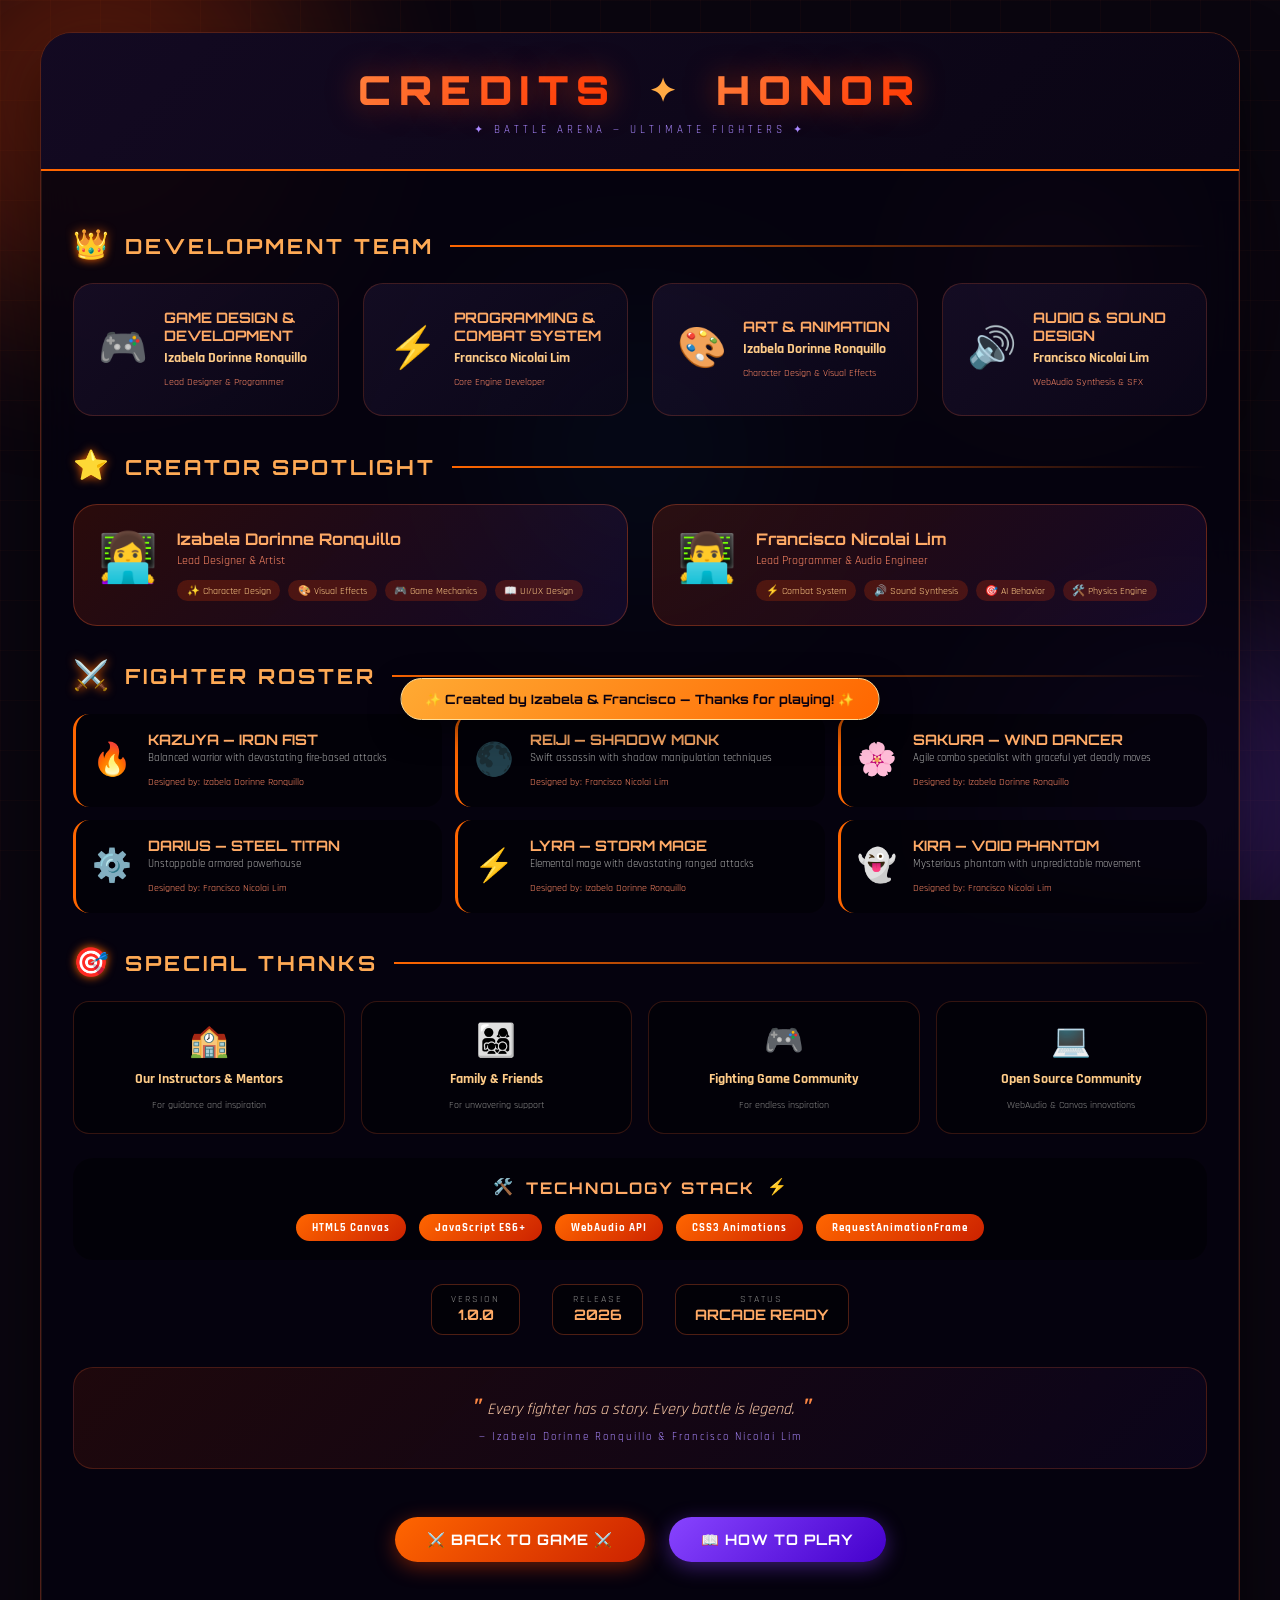
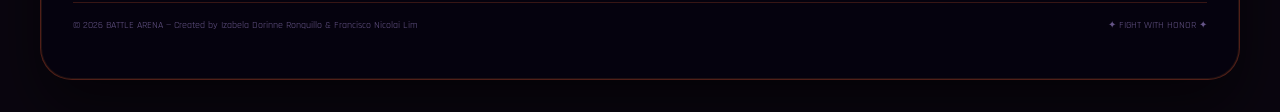
<file: Assets/Index/credits.html>
<!DOCTYPE html>
<html lang="en">
<head>
  <meta charset="UTF-8">
  <meta name="viewport" content="width=device-width, initial-scale=1.0, user-scalable=yes">
  <title>BATTLE ARENA — CREDITS</title>
  <link rel="stylesheet" href="../CSS/credits.css">
  <link href="https://fonts.googleapis.com/css2?family=Orbitron:wght@400;700;900&family=Rajdhani:wght@300;400;600;700&display=swap" rel="stylesheet">
</head>
<body>
  <!-- Animated background -->
  <div class="bg-animation">
    <div class="grid-overlay"></div>
    <div class="glow-orb orb1"></div>
    <div class="glow-orb orb2"></div>
    <div class="glow-orb orb3"></div>
    <div class="glow-orb orb4"></div>
  </div>

  <div class="credits-container">
    <div class="credits">
      <!-- Header -->
      <div class="header">
        <div class="vs-divider">
          <span class="vs-left">CREDITS</span>
          <span class="vs-center">✦</span>
          <span class="vs-right">HONOR</span>
        </div>
        <div class="header-stats">
          <span>✦ BATTLE ARENA — ULTIMATE FIGHTERS ✦</span>
        </div>
      </div>

      <div class="content">
        <!-- Main Credits Section -->
        <div class="credits-section">
          <div class="section-title">
            <div class="title-icon">👑</div>
            <h2>DEVELOPMENT TEAM</h2>
            <div class="title-line"></div>
          </div>

          <div class="credits-grid">
            <div class="credit-card">
              <div class="credit-icon">🎮</div>
              <div class="credit-info">
                <h3>GAME DESIGN & DEVELOPMENT</h3>
                <p>Izabela Dorinne Ronquillo</p>
                <span class="credit-role">Lead Designer & Programmer</span>
              </div>
            </div>
            <div class="credit-card">
              <div class="credit-icon">⚡</div>
              <div class="credit-info">
                <h3>PROGRAMMING & COMBAT SYSTEM</h3>
                <p>Francisco Nicolai Lim</p>
                <span class="credit-role">Core Engine Developer</span>
              </div>
            </div>
            <div class="credit-card">
              <div class="credit-icon">🎨</div>
              <div class="credit-info">
                <h3>ART & ANIMATION</h3>
                <p>Izabela Dorinne Ronquillo</p>
                <span class="credit-role">Character Design & Visual Effects</span>
              </div>
            </div>
            <div class="credit-card">
              <div class="credit-icon">🔊</div>
              <div class="credit-info">
                <h3>AUDIO & SOUND DESIGN</h3>
                <p>Francisco Nicolai Lim</p>
                <span class="credit-role">WebAudio Synthesis & SFX</span>
              </div>
            </div>
          </div>
        </div>

        <!-- Creator Spotlight -->
        <div class="credits-section">
          <div class="section-title">
            <div class="title-icon">⭐</div>
            <h2>CREATOR SPOTLIGHT</h2>
            <div class="title-line"></div>
          </div>

          <div class="creator-spotlight">
            <div class="creator-card">
              <div class="creator-avatar">👩‍💻</div>
              <div class="creator-details">
                <h3>Izabela Dorinne Ronquillo</h3>
                <p>Lead Designer & Artist</p>
                <div class="creator-bio">
                  <span>✨ Character Design</span>
                  <span>🎨 Visual Effects</span>
                  <span>🎮 Game Mechanics</span>
                  <span>📖 UI/UX Design</span>
                </div>
              </div>
            </div>
            <div class="creator-card">
              <div class="creator-avatar">👨‍💻</div>
              <div class="creator-details">
                <h3>Francisco Nicolai Lim</h3>
                <p>Lead Programmer & Audio Engineer</p>
                <div class="creator-bio">
                  <span>⚡ Combat System</span>
                  <span>🔊 Sound Synthesis</span>
                  <span>🎯 AI Behavior</span>
                  <span>🛠️ Physics Engine</span>
                </div>
              </div>
            </div>
          </div>
        </div>

        <!-- Character Design Section -->
        <div class="credits-section">
          <div class="section-title">
            <div class="title-icon">⚔️</div>
            <h2>FIGHTER ROSTER</h2>
            <div class="title-line"></div>
          </div>

          <div class="char-credits">
            <div class="char-credit-card">
              <div class="char-icon">🔥</div>
              <div class="char-details">
                <h4>KAZUYA — IRON FIST</h4>
                <p>Balanced warrior with devastating fire-based attacks</p>
                <span class="char-designer">Designed by: Izabela Dorinne Ronquillo</span>
              </div>
            </div>
            <div class="char-credit-card">
              <div class="char-icon">🌑</div>
              <div class="char-details">
                <h4>REIJI — SHADOW MONK</h4>
                <p>Swift assassin with shadow manipulation techniques</p>
                <span class="char-designer">Designed by: Francisco Nicolai Lim</span>
              </div>
            </div>
            <div class="char-credit-card">
              <div class="char-icon">🌸</div>
              <div class="char-details">
                <h4>SAKURA — WIND DANCER</h4>
                <p>Agile combo specialist with graceful yet deadly moves</p>
                <span class="char-designer">Designed by: Izabela Dorinne Ronquillo</span>
              </div>
            </div>
            <div class="char-credit-card">
              <div class="char-icon">⚙️</div>
              <div class="char-details">
                <h4>DARIUS — STEEL TITAN</h4>
                <p>Unstoppable armored powerhouse</p>
                <span class="char-designer">Designed by: Francisco Nicolai Lim</span>
              </div>
            </div>
            <div class="char-credit-card">
              <div class="char-icon">⚡</div>
              <div class="char-details">
                <h4>LYRA — STORM MAGE</h4>
                <p>Elemental mage with devastating ranged attacks</p>
                <span class="char-designer">Designed by: Izabela Dorinne Ronquillo</span>
              </div>
            </div>
            <div class="char-credit-card">
              <div class="char-icon">👻</div>
              <div class="char-details">
                <h4>KIRA — VOID PHANTOM</h4>
                <p>Mysterious phantom with unpredictable movement</p>
                <span class="char-designer">Designed by: Francisco Nicolai Lim</span>
              </div>
            </div>
          </div>
        </div>

        <!-- Special Thanks Section -->
        <div class="credits-section">
          <div class="section-title">
            <div class="title-icon">🎯</div>
            <h2>SPECIAL THANKS</h2>
            <div class="title-line"></div>
          </div>

          <div class="thanks-grid">
            <div class="thanks-card">
              <div class="thanks-icon">🏫</div>
              <p>Our Instructors & Mentors</p>
              <span>For guidance and inspiration</span>
            </div>
            <div class="thanks-card">
              <div class="thanks-icon">👨‍👩‍👧‍👦</div>
              <p>Family & Friends</p>
              <span>For unwavering support</span>
            </div>
            <div class="thanks-card">
              <div class="thanks-icon">🎮</div>
              <p>Fighting Game Community</p>
              <span>For endless inspiration</span>
            </div>
            <div class="thanks-card">
              <div class="thanks-icon">💻</div>
              <p>Open Source Community</p>
              <span>WebAudio & Canvas innovations</span>
            </div>
          </div>
        </div>

        <!-- Tech Stack Section -->
        <div class="tech-section">
          <div class="tech-header">
            <span>🛠️</span>
            <h3>TECHNOLOGY STACK</h3>
            <span>⚡</span>
          </div>
          <div class="tech-badges">
            <span class="tech-badge">HTML5 Canvas</span>
            <span class="tech-badge">JavaScript ES6+</span>
            <span class="tech-badge">WebAudio API</span>
            <span class="tech-badge">CSS3 Animations</span>
            <span class="tech-badge">RequestAnimationFrame</span>
          </div>
        </div>

        <!-- Version Info -->
        <div class="version-info">
          <div class="version-card">
            <span class="version-label">VERSION</span>
            <span class="version-number">1.0.0</span>
          </div>
          <div class="version-card">
            <span class="version-label">RELEASE</span>
            <span class="version-number">2026</span>
          </div>
          <div class="version-card">
            <span class="version-label">STATUS</span>
            <span class="version-number">ARCADE READY</span>
          </div>
        </div>

        <!-- Quote -->
        <div class="quote-section">
          <div class="quote-text">
            <span class="quote-mark">"</span>
            Every fighter has a story. Every battle is legend.
            <span class="quote-mark">"</span>
          </div>
          <div class="quote-author">— Izabela Dorinne Ronquillo & Francisco Nicolai Lim</div>
        </div>

        <!-- Navigation Buttons -->
        <div class="action-area">
          <button id="backToGameBtn" class="action-button back-button">
            <span class="btn-text">⚔️ BACK TO GAME ⚔️</span>
            <span class="btn-glow"></span>
          </button>
          <button id="howToPlayBtn" class="action-button htp-button">
            <span class="btn-text">📖 HOW TO PLAY</span>
            <span class="btn-glow"></span>
          </button>
        </div>

        <div class="footer">
          <span>© 2026 BATTLE ARENA — Created by Izabela Dorinne Ronquillo & Francisco Nicolai Lim</span>
          <span>✦ FIGHT WITH HONOR ✦</span>
        </div>
      </div>
    </div>
  </div>

  <script src="../Script/credits.js"></script>
</body>
</html>
</file>
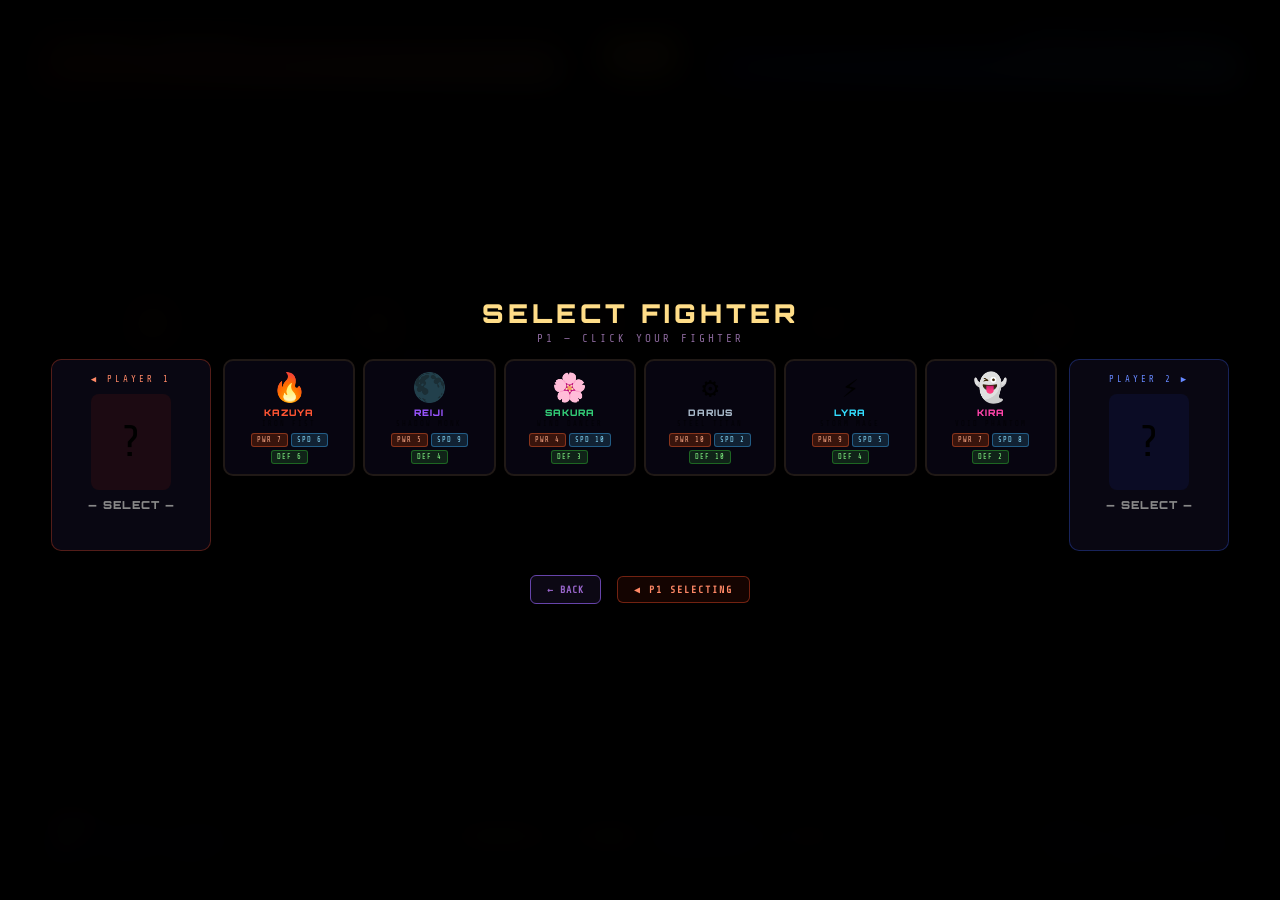
<file: Assets/Index/game.html>
<!DOCTYPE html>
<html lang="en">
<head>
    <meta charset="UTF-8">
    <meta name="viewport" content="width=device-width, initial-scale=1.0, user-scalable=yes, viewport-fit=cover">
    <title>BATTLE ARENA — FIGHT!</title>
    <link rel="stylesheet" href="../CSS/game.css">
    <style>
        /* Additional responsive overrides for game layout */
        @media (max-width: 768px) {
            #game-container {
                padding: 5px;
            }
            
            #wrap {
                gap: 5px;
            }
            
            #hud {
                gap: 5px;
                padding: 6px 10px;
            }
            
            .hp-track {
                height: 18px;
                min-width: 100px;
            }
            
            .sp-track {
                height: 5px;
            }
            
            .timer-box {
                font-size: 32px;
            }
            
            .fighter-name {
                font-size: 10px;
                letter-spacing: 1px;
            }
            
            .ctrl-block {
                font-size: 8px;
                padding: 4px 8px;
            }
            
            .ctrl-key {
                font-size: 8px;
                padding: 1px 4px;
            }
            
            button {
                padding: 4px 8px;
                font-size: 9px;
            }
            
            .score-pip {
                width: 12px;
                height: 12px;
            }
            
            .super-ready {
                font-size: 8px;
            }
            
            .sp-label {
                font-size: 8px;
            }
            
            .round-info {
                font-size: 9px;
            }
            
            #combo-log {
                font-size: 10px;
                min-height: 16px;
            }
        }
        
        @media (max-width: 550px) {
            #hud {
                grid-template-columns: 1fr 80px 1fr;
            }
            
            .hp-track {
                min-width: 70px;
                height: 14px;
            }
            
            .timer-box {
                font-size: 24px;
            }
            
            .fighter-name {
                font-size: 8px;
                white-space: normal;
                word-break: break-word;
                line-height: 1.2;
            }
            
            .ctrl-block {
                font-size: 7px;
            }
            
            .ctrl-key {
                font-size: 7px;
                padding: 1px 3px;
            }
            
            button {
                padding: 3px 6px;
                font-size: 8px;
            }
            
            #controls-row {
                grid-template-columns: 1fr;
                gap: 6px;
                text-align: center;
            }
            
            .ctrl-block {
                text-align: center !important;
            }
            
            #ctrl-center {
                order: -1;
                margin-bottom: 4px;
            }
            
            .score-pip {
                width: 10px;
                height: 10px;
            }
        }
        
        @media (max-width: 480px) {
            .hp-track {
                min-width: 55px;
                height: 12px;
            }
            
            .timer-box {
                font-size: 20px;
            }
            
            .fighter-name {
                font-size: 7px;
            }
            
            .super-ready, .sp-label {
                font-size: 7px;
            }
        }
        
        /* Landscape mode on mobile */
        @media (max-width: 900px) and (orientation: landscape) {
            body {
                padding: 5px;
            }
            
            #wrap {
                gap: 3px;
            }
            
            .fighter-name {
                font-size: 8px;
            }
            
            .timer-box {
                font-size: 28px;
            }
            
            .hp-track {
                height: 12px;
            }
            
            .ctrl-block {
                font-size: 7px;
                padding: 3px 6px;
            }
        }
        
        /* Touch device optimizations */
        @media (hover: none) and (pointer: coarse) {
            button, .ctrl-key, .cs-card, .fighter-card {
                cursor: pointer;
                -webkit-tap-highlight-color: transparent;
            }
            
            button:active {
                transform: scale(0.97);
            }
        }
    </style>
</head>
<body>
<div id="game-container">
    <div id="wrap">
        <div id="hud">
            <div class="hud-side left">
                <div class="fighter-name p1" id="p1-name-display">⚡ KAZUYA · IRON FIST</div>
                <div class="hp-track"><div class="hp-bar p1" id="hp1" style="width:100%"></div></div>
                <div class="sp-track"><div class="sp-bar p1" id="sp1" style="width:0%"></div></div>
                <div style="display:flex;justify-content:space-between;align-items:center;flex-wrap:wrap;gap:4px;">
                    <div class="sp-label p1">SUPER GAUGE</div>
                    <div class="super-ready p1" id="super1">⚡ READY</div>
                </div>
                <div class="score-row" id="score1"></div>
            </div>
            <div class="center-hud">
                <div class="timer-box" id="timer">60</div>
                <div class="round-info" id="round-label">ROUND 1</div>
                <div id="combo-log">· · ·</div>
            </div>
            <div class="hud-side right">
                <div class="fighter-name p2" id="p2-name-display">SHADOW MONK · REIJI 🌑</div>
                <div class="hp-track"><div class="hp-bar p2" id="hp2" style="width:100%"></div></div>
                <div class="sp-track"><div class="sp-bar p2" id="sp2" style="width:0%"></div></div>
                <div style="display:flex;justify-content:space-between;align-items:center;flex-wrap:wrap;gap:4px;">
                    <div class="super-ready p2" id="super2">READY ✦</div>
                    <div class="sp-label p2">SUPER GAUGE</div>
                </div>
                <div class="score-row" id="score2"></div>
            </div>
        </div>

        <canvas id="gc" width="1100" height="560"></canvas>

        <div id="controls-row">
            <div class="ctrl-block">
                <span id="p1-control-name">⚡ P1</span><br>
                <span class="ctrl-key">A</span><span class="ctrl-key">D</span> move &nbsp;
                <span class="ctrl-key">W</span> jump &nbsp;
                <span class="ctrl-key">S</span> block<br>
                <span class="ctrl-key">R</span> punch &nbsp;
                <span class="ctrl-key">T</span> kick &nbsp;
                <span class="ctrl-key">E</span> SUPER
            </div>
            <div id="ctrl-center">
                <button id="newbattle">⚡ NEW BATTLE</button>
                <button id="menu-btn">☰ MENU</button>
                <button id="ai-toggle">🤖 AI: ON</button>
                <button id="vol-btn">🔊 SFX</button>
            </div>
            <div class="ctrl-block" style="text-align:right">
                <span id="p2-control-name">🌀 P2</span><br>
                <span class="ctrl-key">←</span><span class="ctrl-key">→</span> move &nbsp;
                <span class="ctrl-key">↑</span> jump &nbsp;
                <span class="ctrl-key">↓</span> block<br>
                <span class="ctrl-key">O</span> punch &nbsp;
                <span class="ctrl-key">P</span> kick &nbsp;
                <span class="ctrl-key">[</span> SUPER
            </div>
        </div>
    </div>
</div>

<div id="notif"></div>
<div id="vol-indicator"></div>

<div id="char-select">
    <div class="cs-wrap">
        <div>
            <div class="cs-title">SELECT FIGHTER</div>
            <div class="cs-subtitle" id="cs-turn-label">P1 — CLICK YOUR FIGHTER</div>
        </div>
        <div class="cs-main">
            <div class="cs-preview p1-side" id="cs-p1-preview">
                <div class="cs-preview-label p1">◀ PLAYER 1</div>
                <div class="cs-char-portrait" id="cs-p1-portrait">?</div>
                <div class="cs-char-name" id="cs-p1-name">— SELECT —</div>
                <div class="cs-char-title" id="cs-p1-title"></div>
                <div class="cs-stats" id="cs-p1-stats"></div>
                <div class="cs-char-desc" id="cs-p1-desc"></div>
            </div>
            <div class="cs-grid" id="cs-grid"></div>
            <div class="cs-preview p2-side" id="cs-p2-preview">
                <div class="cs-preview-label p2">PLAYER 2 ▶</div>
                <div class="cs-char-portrait" id="cs-p2-portrait">?</div>
                <div class="cs-char-name" id="cs-p2-name">— SELECT —</div>
                <div class="cs-char-title" id="cs-p2-title"></div>
                <div class="cs-stats" id="cs-p2-stats"></div>
                <div class="cs-char-desc" id="cs-p2-desc"></div>
            </div>
        </div>
        <div class="cs-footer">
            <button class="cs-back-btn" id="cs-back-btn">← BACK</button>
            <div class="cs-select-turn p1" id="cs-turn-indicator">◀ P1 SELECTING</div>
            <button class="cs-fight-btn" id="cs-fight-btn">⚔ FIGHT!</button>
        </div>
    </div>
</div>

<script src="../Script/game.js"></script>
</body>
</html>
</file>
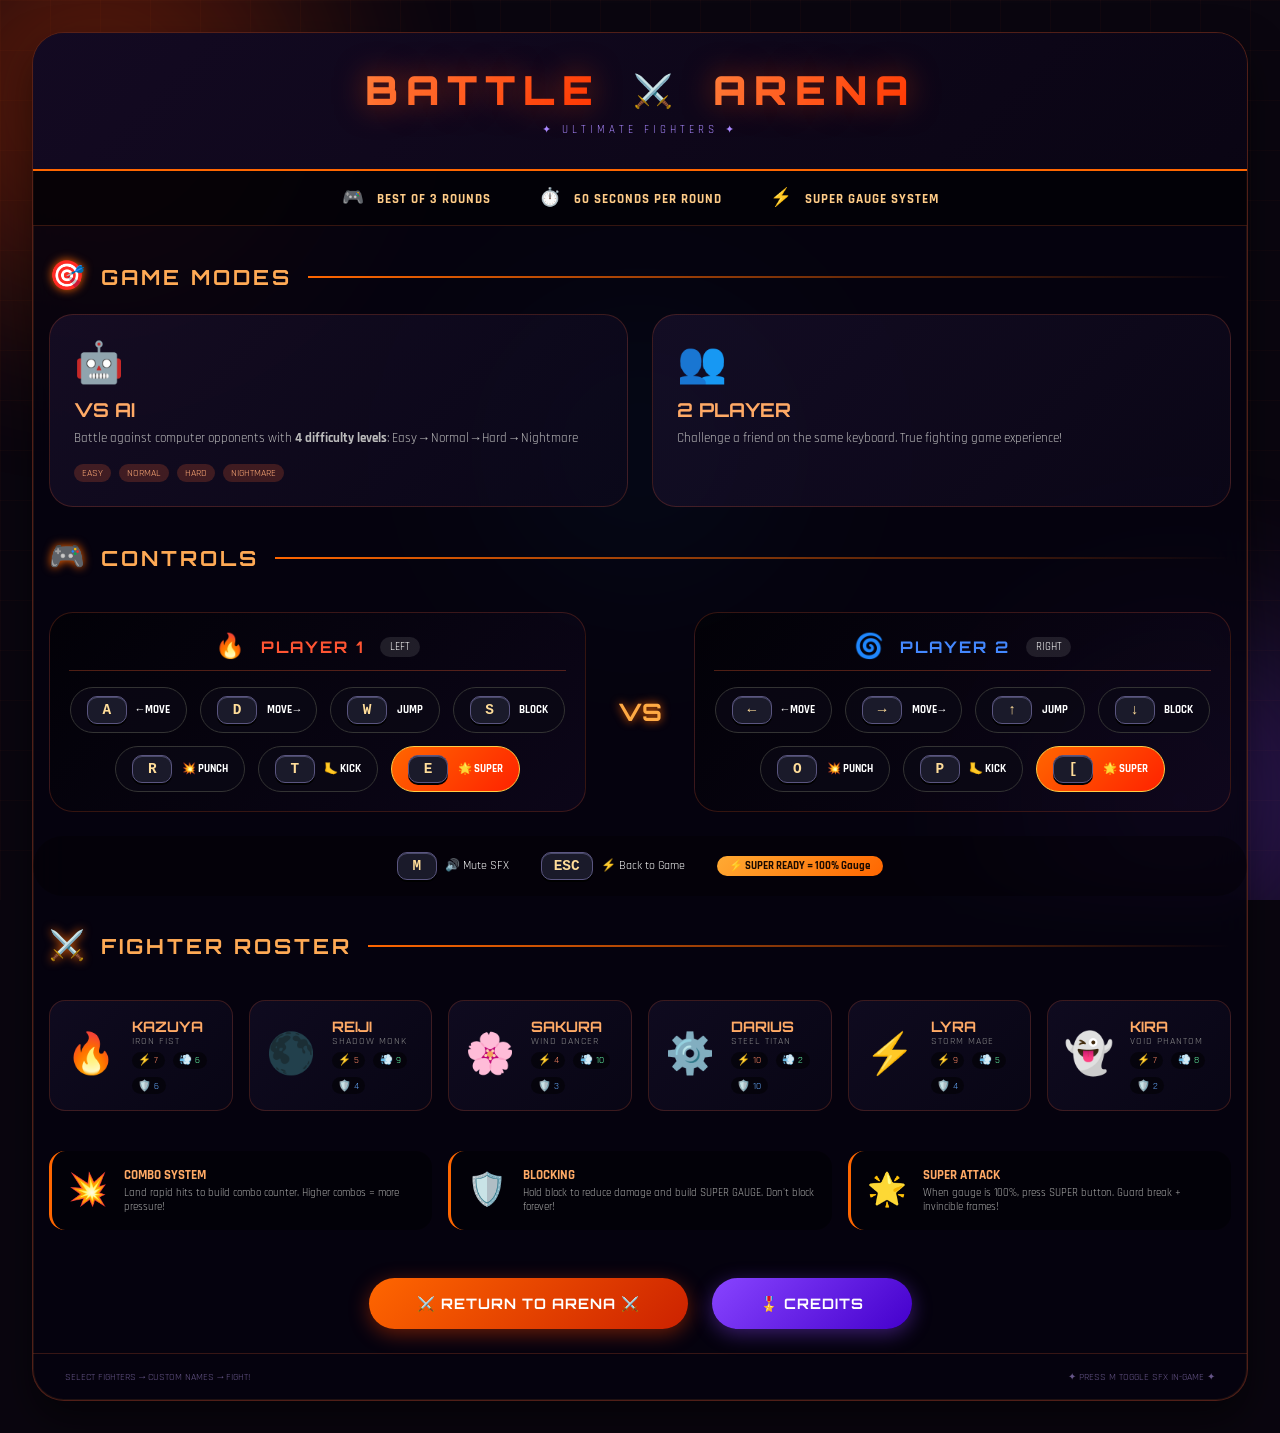
<file: Assets/Index/h2p.html>
<!DOCTYPE html>
<html lang="en">
<head>
  <meta charset="UTF-8">
  <meta name="viewport" content="width=device-width, initial-scale=1.0, user-scalable=yes, viewport-fit=cover">
  <title>BATTLE ARENA — HOW TO PLAY</title>
  <link rel="stylesheet" href="../CSS/h2p.css">
  <link href="https://fonts.googleapis.com/css2?family=Orbitron:wght@400;700;900&family=Rajdhani:wght@300;400;600;700&display=swap" rel="stylesheet">
</head>
<body>
  <!-- Animated background -->
  <div class="bg-animation">
    <div class="grid-overlay"></div>
    <div class="glow-orb orb1"></div>
    <div class="glow-orb orb2"></div>
    <div class="glow-orb orb3"></div>
    <div class="glow-orb orb4"></div>
  </div>

  <div class="guide-container">
    <div class="guide">
      <div class="header">
        <div class="vs-divider">
          <span class="vs-left">BATTLE</span>
          <span class="vs-center">⚔️</span>
          <span class="vs-right">ARENA</span>
        </div>
        <div class="header-stats">
          <span>✦ ULTIMATE FIGHTERS ✦</span>
        </div>
      </div>

      <div class="info-banner">
        <div class="info-item"><span>🎮</span> BEST OF 3 ROUNDS</div>
        <div class="info-item"><span>⏱️</span> 60 SECONDS PER ROUND</div>
        <div class="info-item"><span>⚡</span> SUPER GAUGE SYSTEM</div>
      </div>

      <div class="content">
        <div class="section-title">
          <div class="title-icon">🎯</div>
          <h2>GAME MODES</h2>
          <div class="title-line"></div>
        </div>
        <div class="modes-grid">
          <div class="mode-card mode-ai">
            <div class="mode-icon">🤖</div>
            <h3>VS AI</h3>
            <p>Battle against computer opponents with <strong>4 difficulty levels</strong>: Easy → Normal → Hard → Nightmare</p>
            <div class="difficulty-bar">
              <span>EASY</span><span>NORMAL</span><span>HARD</span><span>NIGHTMARE</span>
            </div>
          </div>
          <div class="mode-card mode-pvp">
            <div class="mode-icon">👥</div>
            <h3>2 PLAYER</h3>
            <p>Challenge a friend on the same keyboard. True fighting game experience!</p>
          </div>
        </div>

        <div class="section-title">
          <div class="title-icon">🎮</div>
          <h2>CONTROLS</h2>
          <div class="title-line"></div>
        </div>

        <div class="controls-wrapper">
          <div class="player-controls p1-controls">
            <div class="player-badge">
              <span class="player-icon">🔥</span>
              <span class="player-name">PLAYER 1</span>
              <span class="player-side">LEFT</span>
            </div>
            <div class="ctrl-group">
              <div class="ctrl-row">
                <div class="ctrl-btn"><kbd>A</kbd><span>← MOVE</span></div>
                <div class="ctrl-btn"><kbd>D</kbd><span>MOVE →</span></div>
                <div class="ctrl-btn"><kbd>W</kbd><span>JUMP</span></div>
                <div class="ctrl-btn"><kbd>S</kbd><span>BLOCK</span></div>
              </div>
              <div class="ctrl-row">
                <div class="ctrl-btn attack"><kbd>R</kbd><span>💥 PUNCH</span></div>
                <div class="ctrl-btn attack"><kbd>T</kbd><span>🦶 KICK</span></div>
                <div class="ctrl-btn super"><kbd>E</kbd><span>🌟 SUPER</span></div>
              </div>
            </div>
          </div>

          <div class="vs-divider-small">VS</div>

          <div class="player-controls p2-controls">
            <div class="player-badge">
              <span class="player-icon">🌀</span>
              <span class="player-name">PLAYER 2</span>
              <span class="player-side">RIGHT</span>
            </div>
            <div class="ctrl-group">
              <div class="ctrl-row">
                <div class="ctrl-btn"><kbd>←</kbd><span>← MOVE</span></div>
                <div class="ctrl-btn"><kbd>→</kbd><span>MOVE →</span></div>
                <div class="ctrl-btn"><kbd>↑</kbd><span>JUMP</span></div>
                <div class="ctrl-btn"><kbd>↓</kbd><span>BLOCK</span></div>
              </div>
              <div class="ctrl-row">
                <div class="ctrl-btn attack"><kbd>O</kbd><span>💥 PUNCH</span></div>
                <div class="ctrl-btn attack"><kbd>P</kbd><span>🦶 KICK</span></div>
                <div class="ctrl-btn super"><kbd>[</kbd><span>🌟 SUPER</span></div>
              </div>
            </div>
          </div>
        </div>

        <div class="global-controls">
          <div class="global-item"><kbd>M</kbd> <span>🔊 Mute SFX</span></div>
          <div class="global-item"><kbd>ESC</kbd> <span>⚡ Back to Game</span></div>
          <div class="global-item"><span class="badge-gold">⚡ SUPER READY = 100% Gauge</span></div>
        </div>

        <div class="section-title">
          <div class="title-icon">⚔️</div>
          <h2>FIGHTER ROSTER</h2>
          <div class="title-line"></div>
        </div>

        <div class="roster">
          <div class="fighter-card" data-fighter="kazuya">
            <div class="fighter-avatar">🔥</div>
            <div class="fighter-info">
              <div class="fighter-name">KAZUYA</div>
              <div class="fighter-title">IRON FIST</div>
              <div class="fighter-stats">
                <span class="stat pow">⚡ 7</span>
                <span class="stat spd">💨 6</span>
                <span class="stat def">🛡️ 6</span>
              </div>
            </div>
          </div>
          <div class="fighter-card" data-fighter="reiji">
            <div class="fighter-avatar">🌑</div>
            <div class="fighter-info">
              <div class="fighter-name">REIJI</div>
              <div class="fighter-title">SHADOW MONK</div>
              <div class="fighter-stats">
                <span class="stat pow">⚡ 5</span>
                <span class="stat spd">💨 9</span>
                <span class="stat def">🛡️ 4</span>
              </div>
            </div>
          </div>
          <div class="fighter-card" data-fighter="sakura">
            <div class="fighter-avatar">🌸</div>
            <div class="fighter-info">
              <div class="fighter-name">SAKURA</div>
              <div class="fighter-title">WIND DANCER</div>
              <div class="fighter-stats">
                <span class="stat pow">⚡ 4</span>
                <span class="stat spd">💨 10</span>
                <span class="stat def">🛡️ 3</span>
              </div>
            </div>
          </div>
          <div class="fighter-card" data-fighter="darius">
            <div class="fighter-avatar">⚙️</div>
            <div class="fighter-info">
              <div class="fighter-name">DARIUS</div>
              <div class="fighter-title">STEEL TITAN</div>
              <div class="fighter-stats">
                <span class="stat pow">⚡ 10</span>
                <span class="stat spd">💨 2</span>
                <span class="stat def">🛡️ 10</span>
              </div>
            </div>
          </div>
          <div class="fighter-card" data-fighter="lyra">
            <div class="fighter-avatar">⚡</div>
            <div class="fighter-info">
              <div class="fighter-name">LYRA</div>
              <div class="fighter-title">STORM MAGE</div>
              <div class="fighter-stats">
                <span class="stat pow">⚡ 9</span>
                <span class="stat spd">💨 5</span>
                <span class="stat def">🛡️ 4</span>
              </div>
            </div>
          </div>
          <div class="fighter-card" data-fighter="kira">
            <div class="fighter-avatar">👻</div>
            <div class="fighter-info">
              <div class="fighter-name">KIRA</div>
              <div class="fighter-title">VOID PHANTOM</div>
              <div class="fighter-stats">
                <span class="stat pow">⚡ 7</span>
                <span class="stat spd">💨 8</span>
                <span class="stat def">🛡️ 2</span>
              </div>
            </div>
          </div>
        </div>

        <div class="tips-section">
          <div class="tip-card">
            <div class="tip-icon">💥</div>
            <div class="tip-content">
              <h4>COMBO SYSTEM</h4>
              <p>Land rapid hits to build combo counter. Higher combos = more pressure!</p>
            </div>
          </div>
          <div class="tip-card">
            <div class="tip-icon">🛡️</div>
            <div class="tip-content">
              <h4>BLOCKING</h4>
              <p>Hold block to reduce damage and build SUPER GAUGE. Don't block forever!</p>
            </div>
          </div>
          <div class="tip-card">
            <div class="tip-icon">🌟</div>
            <div class="tip-content">
              <h4>SUPER ATTACK</h4>
              <p>When gauge is 100%, press SUPER button. Guard break + invincible frames!</p>
            </div>
          </div>
        </div>

        <div class="action-area">
          <button id="vibeBtn" class="fight-button">
            <span class="btn-text">⚔️ RETURN TO ARENA ⚔️</span>
            <span class="btn-glow"></span>
          </button>
          <button id="creditsBtn" class="fight-button credits-button">
            <span class="btn-text">🎖️ CREDITS</span>
            <span class="btn-glow"></span>
          </button>
        </div>

        <div class="footer">
          <span>SELECT FIGHTERS → CUSTOM NAMES → FIGHT!</span>
          <span>✦ PRESS M TOGGLE SFX IN-GAME ✦</span>
        </div>
      </div>
    </div>
  </div>

  <script src="../Script/h2p.js"></script>
</body>
</html>
</file>
<file: Assets/CSS/credits.css>
* {
  margin: 0;
  padding: 0;
  box-sizing: border-box;
}

body {
  font-family: 'Rajdhani', 'Share Tech Mono', monospace;
  background: #0a060f;
  min-height: 100vh;
  display: flex;
  align-items: center;
  justify-content: center;
  padding: 2rem;
  position: relative;
  overflow-x: hidden;
}

/* ========== ANIMATED BACKGROUND ========== */
.bg-animation {
  position: fixed;
  top: 0;
  left: 0;
  width: 100%;
  height: 100%;
  z-index: 0;
  overflow: hidden;
}

.grid-overlay {
  position: absolute;
  width: 100%;
  height: 100%;
  background-image: 
    linear-gradient(rgba(255, 100, 50, 0.03) 1px, transparent 1px),
    linear-gradient(90deg, rgba(255, 100, 50, 0.03) 1px, transparent 1px);
  background-size: 50px 50px;
}

.glow-orb {
  position: absolute;
  border-radius: 50%;
  filter: blur(80px);
  opacity: 0.4;
  animation: float 20s infinite ease-in-out;
}

.orb1 {
  width: 500px;
  height: 500px;
  background: radial-gradient(circle, #ff4400, transparent);
  top: -150px;
  left: -150px;
}

.orb2 {
  width: 400px;
  height: 400px;
  background: radial-gradient(circle, #8844ff, transparent);
  bottom: -100px;
  right: -100px;
  animation-delay: -5s;
}

.orb3 {
  width: 300px;
  height: 300px;
  background: radial-gradient(circle, #00aaff, transparent);
  top: 50%;
  left: 50%;
  transform: translate(-50%, -50%);
  animation-duration: 15s;
}

.orb4 {
  width: 200px;
  height: 200px;
  background: radial-gradient(circle, #ff66cc, transparent);
  top: 20%;
  right: 10%;
  animation-duration: 12s;
  animation-delay: -3s;
}

@keyframes float {
  0%, 100% { transform: translate(0, 0) scale(1); }
  33% { transform: translate(30px, -30px) scale(1.1); }
  66% { transform: translate(-20px, 20px) scale(0.9); }
}

/* ========== MAIN CONTAINER ========== */
.credits-container {
  position: relative;
  z-index: 1;
  width: 100%;
  max-width: 1200px;
}

.credits {
  background: rgba(5, 3, 15, 0.85);
  backdrop-filter: blur(20px);
  border-radius: 32px;
  border: 1px solid rgba(255, 100, 50, 0.3);
  overflow: hidden;
  box-shadow: 0 30px 60px rgba(0, 0, 0, 0.5), 0 0 0 1px rgba(255, 150, 50, 0.1) inset;
}

/* ========== HEADER ========== */
.header {
  background: linear-gradient(135deg, rgba(20, 10, 35, 0.95), rgba(10, 5, 20, 0.95));
  padding: 2rem;
  text-align: center;
  border-bottom: 2px solid #ff6600;
  position: relative;
}

.vs-divider {
  display: flex;
  align-items: center;
  justify-content: center;
  gap: 2rem;
  font-family: 'Orbitron', monospace;
  font-size: 2.5rem;
  font-weight: 900;
  letter-spacing: 8px;
}

.vs-left, .vs-right {
  background: linear-gradient(135deg, #ff8844, #ff3300);
  -webkit-background-clip: text;
  background-clip: text;
  color: transparent;
  text-shadow: 0 0 30px rgba(255, 68, 0, 0.5);
}

.vs-center {
  font-size: 2rem;
  color: #ffaa44;
  animation: pulse 1.5s infinite;
}

@keyframes pulse {
  0%, 100% { opacity: 0.6; transform: scale(1); }
  50% { opacity: 1; transform: scale(1.1); }
}

.header-stats {
  margin-top: 0.5rem;
  font-size: 0.7rem;
  letter-spacing: 4px;
  color: #aa88ff;
}

/* ========== CONTENT ========== */
.content {
  padding: 1.5rem 2rem 2rem;
}

/* ========== SECTION TITLES ========== */
.section-title {
  display: flex;
  align-items: center;
  gap: 1rem;
  margin: 2rem 0 1.2rem 0;
}

.title-icon {
  font-size: 1.8rem;
  filter: drop-shadow(0 0 5px #ff6600);
}

.section-title h2 {
  font-family: 'Orbitron', monospace;
  font-size: 1.3rem;
  letter-spacing: 3px;
  color: #ffaa55;
}

.title-line {
  flex: 1;
  height: 2px;
  background: linear-gradient(90deg, #ff6600, transparent);
}

/* ========== CREDITS GRID ========== */
.credits-grid {
  display: grid;
  grid-template-columns: repeat(auto-fit, minmax(250px, 1fr));
  gap: 1.5rem;
  margin-bottom: 1rem;
}

.credit-card {
  background: linear-gradient(135deg, rgba(30, 20, 50, 0.6), rgba(15, 10, 30, 0.6));
  border-radius: 20px;
  padding: 1.5rem;
  display: flex;
  align-items: center;
  gap: 1rem;
  border: 1px solid rgba(255, 100, 50, 0.2);
  transition: all 0.3s ease;
}

.credit-card:hover {
  transform: translateY(-5px);
  border-color: #ff8844;
  box-shadow: 0 10px 30px rgba(255, 68, 0, 0.2);
}

.credit-icon {
  font-size: 2.5rem;
}

.credit-info h3 {
  font-family: 'Orbitron', monospace;
  font-size: 0.9rem;
  color: #ffaa66;
  margin-bottom: 0.3rem;
}

.credit-info p {
  font-size: 0.85rem;
  font-weight: bold;
  color: #ffcc88;
  margin-bottom: 0.2rem;
}

.credit-role {
  font-size: 0.65rem;
  color: #ff8866;
  display: inline-block;
  margin-top: 0.3rem;
}

/* ========== CREATOR SPOTLIGHT ========== */
.creator-spotlight {
  display: grid;
  grid-template-columns: repeat(2, 1fr);
  gap: 1.5rem;
  margin-bottom: 1rem;
}

.creator-card {
  background: linear-gradient(135deg, rgba(255, 68, 0, 0.15), rgba(136, 68, 255, 0.1));
  border-radius: 24px;
  padding: 1.5rem;
  display: flex;
  gap: 1.2rem;
  border: 1px solid rgba(255, 100, 50, 0.3);
  transition: all 0.3s;
}

.creator-card:hover {
  transform: translateY(-5px);
  border-color: #ff8844;
  box-shadow: 0 10px 30px rgba(255, 68, 0, 0.2);
}

.creator-avatar {
  font-size: 3rem;
}

.creator-details h3 {
  font-family: 'Orbitron', monospace;
  font-size: 1rem;
  color: #ffaa66;
  margin-bottom: 0.2rem;
}

.creator-details > p {
  font-size: 0.75rem;
  color: #ff8866;
  margin-bottom: 0.8rem;
}

.creator-bio {
  display: flex;
  flex-wrap: wrap;
  gap: 0.5rem;
}

.creator-bio span {
  background: rgba(255, 68, 0, 0.2);
  padding: 0.2rem 0.6rem;
  border-radius: 20px;
  font-size: 0.65rem;
  color: #ffcc88;
}

/* ========== CHARACTER CREDITS ========== */
.char-credits {
  display: grid;
  grid-template-columns: repeat(auto-fit, minmax(280px, 1fr));
  gap: 0.8rem;
}

.char-credit-card {
  background: rgba(0, 0, 0, 0.4);
  border-radius: 16px;
  padding: 1rem;
  display: flex;
  align-items: center;
  gap: 1rem;
  border-left: 3px solid #ff6600;
  transition: all 0.3s;
}

.char-credit-card:hover {
  background: rgba(255, 68, 0, 0.1);
  transform: translateX(5px);
}

.char-icon {
  font-size: 2rem;
}

.char-details h4 {
  font-size: 0.9rem;
  color: #ffaa66;
  margin-bottom: 0.2rem;
  font-family: 'Orbitron', monospace;
}

.char-details p {
  font-size: 0.7rem;
  color: #aaa;
  margin-bottom: 0.3rem;
}

.char-designer {
  font-size: 0.6rem;
  color: #ff8866;
  display: inline-block;
}

/* ========== THANKS GRID ========== */
.thanks-grid {
  display: grid;
  grid-template-columns: repeat(auto-fit, minmax(200px, 1fr));
  gap: 1rem;
}

.thanks-card {
  background: rgba(0, 0, 0, 0.4);
  border-radius: 16px;
  padding: 1.2rem;
  text-align: center;
  border: 1px solid rgba(255, 100, 50, 0.2);
  transition: all 0.3s;
}

.thanks-card:hover {
  transform: translateY(-3px);
  border-color: #ff8844;
  background: rgba(255, 68, 0, 0.1);
}

.thanks-icon {
  font-size: 2rem;
  margin-bottom: 0.5rem;
}

.thanks-card p {
  font-size: 0.85rem;
  font-weight: bold;
  color: #ffcc88;
  margin-bottom: 0.3rem;
}

.thanks-card span {
  font-size: 0.65rem;
  color: #888;
}

/* ========== TECH SECTION ========== */
.tech-section {
  background: rgba(0, 0, 0, 0.4);
  border-radius: 20px;
  padding: 1.2rem;
  margin: 1.5rem 0;
  text-align: center;
}

.tech-header {
  display: flex;
  align-items: center;
  justify-content: center;
  gap: 0.8rem;
  margin-bottom: 1rem;
}

.tech-header h3 {
  font-family: 'Orbitron', monospace;
  font-size: 1rem;
  color: #ffaa66;
  letter-spacing: 2px;
}

.tech-badges {
  display: flex;
  flex-wrap: wrap;
  justify-content: center;
  gap: 0.8rem;
}

.tech-badge {
  background: linear-gradient(135deg, #ff6600, #cc2200);
  padding: 0.4rem 1rem;
  border-radius: 30px;
  font-size: 0.7rem;
  font-weight: bold;
  color: #fff;
  letter-spacing: 1px;
}

/* ========== VERSION INFO ========== */
.version-info {
  display: flex;
  justify-content: center;
  gap: 2rem;
  margin: 1.5rem 0;
  flex-wrap: wrap;
}

.version-card {
  background: rgba(0, 0, 0, 0.5);
  border-radius: 12px;
  padding: 0.5rem 1.2rem;
  text-align: center;
  border: 1px solid rgba(255, 100, 50, 0.3);
}

.version-label {
  font-size: 0.6rem;
  color: #888;
  letter-spacing: 2px;
  display: block;
}

.version-number {
  font-size: 0.9rem;
  font-weight: bold;
  color: #ffaa66;
  font-family: 'Orbitron', monospace;
}

/* ========== QUOTE SECTION ========== */
.quote-section {
  text-align: center;
  margin: 2rem 0;
  padding: 1.5rem;
  background: linear-gradient(135deg, rgba(255, 68, 0, 0.1), rgba(136, 68, 255, 0.05));
  border-radius: 20px;
  border: 1px solid rgba(255, 100, 50, 0.2);
}

.quote-text {
  font-size: 1rem;
  color: #ffccaa;
  font-style: italic;
  position: relative;
}

.quote-mark {
  font-size: 1.5rem;
  color: #ff8844;
  font-weight: bold;
  margin: 0 0.2rem;
}

.quote-author {
  margin-top: 0.5rem;
  font-size: 0.7rem;
  color: #aa88ff;
  letter-spacing: 2px;
}

/* ========== ACTION BUTTONS ========== */
.action-area {
  display: flex;
  justify-content: center;
  gap: 1.5rem;
  padding: 1rem 0;
  flex-wrap: wrap;
}

.action-button {
  position: relative;
  border: none;
  padding: 0.8rem 2rem;
  border-radius: 60px;
  cursor: pointer;
  overflow: hidden;
  transition: all 0.3s;
  font-family: 'Orbitron', monospace;
  font-weight: bold;
}

.back-button {
  background: linear-gradient(135deg, #ff6600, #cc2200);
  box-shadow: 0 5px 20px rgba(255, 68, 0, 0.4);
}

.htp-button {
  background: linear-gradient(135deg, #8844ff, #4400cc);
  box-shadow: 0 5px 20px rgba(136, 68, 255, 0.4);
}

.btn-text {
  font-size: 0.9rem;
  color: #fff;
  letter-spacing: 1px;
  position: relative;
  z-index: 1;
}

.btn-glow {
  position: absolute;
  top: 0;
  left: -100%;
  width: 100%;
  height: 100%;
  background: linear-gradient(90deg, transparent, rgba(255, 255, 255, 0.3), transparent);
  transition: left 0.5s;
}

.action-button:hover {
  transform: scale(1.05);
}

.back-button:hover {
  box-shadow: 0 0 30px #ff6600;
}

.htp-button:hover {
  box-shadow: 0 0 30px #8844ff;
}

.action-button:hover .btn-glow {
  left: 100%;
}

/* ========== FOOTER ========== */
.footer {
  display: flex;
  justify-content: space-between;
  padding: 1rem 0;
  margin-top: 1.5rem;
  font-size: 0.6rem;
  color: #665588;
  border-top: 1px solid rgba(255, 100, 50, 0.2);
  flex-wrap: wrap;
  gap: 0.5rem;
}

/* ========== RESPONSIVE ========== */
@media (max-width: 900px) {
  body { padding: 1rem; }
  .credits-grid { grid-template-columns: 1fr; }
  .creator-spotlight { grid-template-columns: 1fr; }
  .char-credits { grid-template-columns: 1fr; }
  .thanks-grid { grid-template-columns: repeat(2, 1fr); }
  .action-area { flex-direction: column; align-items: center; }
  .action-button { width: 80%; }
}

@media (max-width: 500px) {
  .thanks-grid { grid-template-columns: 1fr; }
  .version-info { gap: 1rem; }
  .vs-divider { font-size: 1.5rem; gap: 0.5rem; }
  .vs-left, .vs-right { font-size: 1.2rem; }
  .section-title h2 { font-size: 1rem; }
  .quote-text { font-size: 0.8rem; }
  .btn-text { font-size: 0.7rem; }
  .creator-card { flex-direction: column; text-align: center; align-items: center; }
  .creator-bio { justify-content: center; }
}
</file>
<file: Assets/CSS/game.css>
@import url('https://fonts.googleapis.com/css2?family=Rajdhani:wght@700&family=Orbitron:wght@700;900&family=Share+Tech+Mono&display=swap');

*, *::before, *::after {
    margin: 0;
    padding: 0;
    box-sizing: border-box;
    user-select: none;
}

:root {
    --p1: #ff4422;
    --p2: #4466ff;
    --gold: #ffcc44;
    --bg: #050508;
    --panel: rgba(8, 6, 16, 0.9);
    --border: rgba(255, 200, 80, 0.25);
}

body {
    background: var(--bg);
    display: flex;
    justify-content: center;
    align-items: center;
    min-height: 100vh;
    font-family: 'Share Tech Mono', monospace;
    overflow: hidden;
    position: fixed;
    width: 100%;
    height: 100%;
}

#game-container {
    position: fixed;
    top: 0;
    left: 0;
    width: 100%;
    height: 100%;
    display: flex;
    justify-content: center;
    align-items: center;
    padding: clamp(5px, 2vw, 10px);
}

#wrap {
    width: 100%;
    height: 100%;
    max-width: 1400px;
    max-height: 95vh;
    display: flex;
    flex-direction: column;
    justify-content: center;
    padding: clamp(5px, 1.5vw, 10px);
    gap: clamp(5px, 1.5vh, 10px);
}

/* ========== RESPONSIVE HUD ========== */
#hud {
    display: grid;
    grid-template-columns: 1fr clamp(80px, 15vw, 140px) 1fr;
    gap: clamp(5px, 1.5vw, 10px);
    align-items: center;
    margin-bottom: clamp(4px, 1vh, 8px);
    background: var(--panel);
    padding: clamp(6px, 1.5vh, 10px) clamp(10px, 2vw, 18px);
    border-radius: clamp(8px, 2vw, 12px);
    border: 1px solid var(--border);
}

.hud-side {
    display: flex;
    flex-direction: column;
    gap: clamp(3px, 1vh, 5px);
}

.hud-side.right {
    align-items: flex-end;
}

/* Fighter Name */
.fighter-name {
    font-family: 'Orbitron', monospace;
    font-size: clamp(8px, 1.8vw, 12px);
    font-weight: 900;
    letter-spacing: clamp(1px, 0.3vw, 1.5px);
    padding: clamp(2px, 0.8vh, 3px) clamp(6px, 1.5vw, 10px);
    border-radius: 20px;
    display: inline-block;
    white-space: nowrap;
}

@media (max-width: 550px) {
    .fighter-name {
        white-space: normal;
        word-break: break-word;
        line-height: 1.2;
    }
}

.fighter-name.p1 {
    color: #ffaa88;
    background: rgba(255, 60, 20, 0.15);
    border: 1px solid rgba(255, 80, 40, 0.4);
}

.fighter-name.p2 {
    color: #88aaff;
    background: rgba(40, 80, 255, 0.15);
    border: 1px solid rgba(60, 100, 255, 0.4);
}

/* HP Track */
.hp-track {
    height: clamp(12px, 2.5vh, 22px);
    background: #0d0d0d;
    border-radius: 4px;
    overflow: hidden;
    position: relative;
    border: 1px solid #2a2a2a;
    width: 100%;
    min-width: clamp(55px, 15vw, 180px);
}

.hp-bar {
    height: 100%;
    transition: width 0.06s ease-out;
    position: relative;
}

.hp-bar::after {
    content: '';
    position: absolute;
    top: 0;
    left: 0;
    right: 0;
    height: 40%;
    background: rgba(255, 255, 255, 0.12);
}

.hp-bar.p1 {
    background: linear-gradient(90deg, #cc2200, #ff6644, #ffaa66);
    box-shadow: 0 0 10px #ff4422;
}

.hp-bar.p2 {
    background: linear-gradient(90deg, #0022cc, #2266ff, #66aaff);
    box-shadow: 0 0 10px #2244ff;
}

/* SP / Super Gauge */
.sp-track {
    height: clamp(4px, 1vh, 6px);
    background: #0a0a0a;
    border-radius: 3px;
    overflow: hidden;
    border: 1px solid #222;
    width: 100%;
}

.sp-bar {
    height: 100%;
    transition: width 0.12s;
    border-radius: 3px;
}

.sp-bar.p1 {
    background: linear-gradient(90deg, #ff8800, #ffdd44);
}

.sp-bar.p2 {
    background: linear-gradient(90deg, #8800ff, #cc66ff);
}

.sp-label {
    font-size: clamp(7px, 1.5vw, 9px);
    letter-spacing: 1px;
    margin-top: 1px;
}

.sp-label.p1 {
    color: #ffaa44;
}

.sp-label.p2 {
    color: #aa66ff;
    text-align: right;
}

/* Center HUD */
.center-hud {
    text-align: center;
}

.timer-box {
    font-family: 'Orbitron', monospace;
    color: var(--gold);
    font-size: clamp(20px, 6vw, 44px);
    font-weight: 900;
    text-shadow: 0 0 16px #ff8800;
    line-height: 1;
}

.timer-box.low {
    color: #ff4444;
    text-shadow: 0 0 16px #ff0000;
    animation: pulse-red 0.5s infinite;
}

@keyframes pulse-red {
    0%, 100% { opacity: 1; }
    50% { opacity: 0.6; }
}

.round-info {
    font-size: clamp(8px, 1.8vw, 10px);
    color: #888;
    letter-spacing: 2px;
    margin-top: 2px;
}

.score-row {
    display: flex;
    gap: clamp(4px, 1.5vw, 8px);
    margin-top: 3px;
}

.score-pip {
    width: clamp(10px, 2vw, 16px);
    height: clamp(10px, 2vw, 16px);
    border-radius: 50%;
    border: 1px solid #333;
    transition: all 0.15s;
}

.score-pip.filled.p1 {
    background: var(--p1);
    box-shadow: 0 0 8px var(--p1);
    border-color: #ff8866;
}

.score-pip.filled.p2 {
    background: var(--p2);
    box-shadow: 0 0 8px var(--p2);
    border-color: #88aaff;
}

.super-ready {
    font-size: clamp(7px, 1.5vw, 9px);
    letter-spacing: 2px;
    font-weight: bold;
    opacity: 0;
    transition: opacity 0.3s;
    animation: super-flash 0.7s infinite;
}

.super-ready.visible {
    opacity: 1;
}

.super-ready.p1 {
    color: #ffdd44;
}

.super-ready.p2 {
    color: #cc88ff;
}

@keyframes super-flash {
    0%, 100% { opacity: 1; }
    50% { opacity: 0.3; }
}

/* Canvas */
canvas {
    display: block;
    width: 100%;
    height: auto;
    border-radius: 8px;
    box-shadow: 0 0 0 2px #1a1a1a, 0 0 40px rgba(0, 0, 0, 0.8);
    background: #000;
    cursor: none;
    max-height: 70vh;
    object-fit: contain;
}

/* Controls Row */
#controls-row {
    display: grid;
    grid-template-columns: 1fr auto 1fr;
    gap: clamp(5px, 1.5vw, 10px);
    margin-top: clamp(4px, 1vh, 8px);
    align-items: center;
    background: var(--panel);
    padding: clamp(5px, 1vh, 8px) clamp(8px, 1.5vw, 14px);
    border-radius: 8px;
    border: 1px solid var(--border);
}

.ctrl-block {
    font-size: clamp(7px, 1.8vw, 10px);
    color: #777;
    line-height: 1.9;
    background: rgba(15, 12, 25, 0.8);
    padding: clamp(4px, 1vh, 6px) clamp(6px, 1.5vw, 12px);
    border-radius: 6px;
}

.ctrl-block span {
    color: #ffcc66;
    font-weight: bold;
    letter-spacing: 1px;
}

.ctrl-key {
    display: inline-block;
    background: #1a1a2a;
    border: 1px solid #444;
    color: #ccc;
    padding: clamp(1px, 0.5vh, 1px) clamp(3px, 1vw, 5px);
    border-radius: 3px;
    font-size: clamp(7px, 1.5vw, 9px);
    margin: 0 1px;
}

#ctrl-center {
    text-align: center;
    display: flex;
    gap: clamp(5px, 1.5vw, 10px);
    justify-content: center;
    flex-wrap: wrap;
}

button {
    background: #0f0f1a;
    border: 1px solid #ffcc44;
    color: #ffcc44;
    padding: clamp(4px, 1vh, 7px) clamp(8px, 2vw, 16px);
    border-radius: 6px;
    font-size: clamp(8px, 1.8vw, 11px);
    font-family: 'Share Tech Mono', monospace;
    cursor: pointer;
    font-weight: bold;
    transition: all 0.12s;
    letter-spacing: 1px;
}

button:hover {
    background: #1a1a2a;
    box-shadow: 0 0 10px rgba(255, 200, 60, 0.4);
}

#ai-toggle {
    border-color: #8844ff;
    color: #8844ff;
}

#ai-toggle.on {
    background: #1a0a2a;
    border-color: #cc88ff;
    color: #ddaaff;
    box-shadow: 0 0 10px rgba(150, 80, 255, 0.4);
}

#combo-log {
    font-family: 'Orbitron', monospace;
    font-size: clamp(9px, 2vw, 12px);
    color: #ffaa44;
    text-align: center;
    min-height: clamp(16px, 3vh, 20px);
    letter-spacing: 2px;
    font-weight: bold;
    text-shadow: 0 0 6px #ff6600;
    transition: all 0.1s;
}

/* Notifications */
#notif, #vol-indicator {
    position: fixed;
    left: 50%;
    transform: translateX(-50%);
    z-index: 2000;
    pointer-events: none;
    font-family: 'Orbitron', monospace;
    background: rgba(0, 0, 0, 0.8);
    border-radius: 20px;
    border: 1px solid rgba(255, 200, 60, 0.3);
    text-align: center;
    transition: opacity 0.3s;
}

#notif {
    top: clamp(10px, 3vh, 20px);
    font-size: clamp(10px, 2vw, 13px);
    color: #ffcc44;
    letter-spacing: 2px;
    text-shadow: 0 0 8px #ff8800;
    padding: clamp(4px, 1vh, 6px) clamp(10px, 2.5vw, 18px);
    opacity: 0;
    white-space: nowrap;
}

@media (max-width: 550px) {
    #notif {
        white-space: normal;
        font-size: 10px;
        max-width: 90%;
        text-align: center;
    }
}

#vol-indicator {
    top: clamp(50px, 8vh, 60px);
    font-size: clamp(8px, 1.8vw, 10px);
    color: #aa88cc;
    letter-spacing: 1px;
    padding: clamp(3px, 0.8vh, 4px) clamp(8px, 2vw, 14px);
    opacity: 0;
}

/* ========== CHARACTER SELECT RESPONSIVE ========== */
#char-select {
    position: fixed;
    top: 0;
    left: 0;
    width: 100%;
    height: 100%;
    background: rgba(0, 0, 0, 0.97);
    backdrop-filter: blur(16px);
    z-index: 900;
    display: none;
    justify-content: center;
    align-items: center;
    font-family: 'Share Tech Mono', monospace;
    overflow-y: auto;
    padding: clamp(10px, 3vh, 20px);
}

#char-select.visible {
    display: flex !important;
}

.cs-wrap {
    width: 95%;
    max-width: 1200px;
    display: flex;
    flex-direction: column;
    gap: clamp(10px, 2vh, 14px);
    padding: clamp(10px, 2vh, 20px) 0;
}

.cs-title {
    font-family: 'Orbitron', monospace;
    text-align: center;
    font-size: clamp(18px, 5vw, 26px);
    font-weight: 900;
    color: #ffdd88;
    letter-spacing: clamp(2px, 1vw, 4px);
}

.cs-subtitle {
    text-align: center;
    font-size: clamp(9px, 2.5vw, 11px);
    color: #886699;
    letter-spacing: clamp(2px, 0.8vw, 3px);
    margin-top: 3px;
}

.cs-main {
    display: grid;
    grid-template-columns: minmax(100px, 160px) 1fr minmax(100px, 160px);
    gap: clamp(8px, 2vw, 12px);
    align-items: start;
}

@media (max-width: 700px) {
    .cs-main {
        grid-template-columns: 1fr;
        gap: 15px;
    }
    .cs-preview {
        flex-direction: row;
        flex-wrap: wrap;
        justify-content: center;
        text-align: center;
    }
}

.cs-preview {
    background: rgba(10, 8, 20, 0.9);
    border-radius: 10px;
    padding: clamp(10px, 2vh, 14px);
    display: flex;
    flex-direction: column;
    align-items: center;
    gap: 6px;
    border: 1px solid rgba(255, 200, 80, 0.15);
    min-height: auto;
}

.cs-preview.p1-side {
    border-color: rgba(255, 80, 40, 0.3);
}

.cs-preview.p2-side {
    border-color: rgba(60, 100, 255, 0.3);
}

.cs-preview-label {
    font-size: clamp(8px, 2vw, 9px);
    letter-spacing: 3px;
    margin-bottom: 2px;
}

.cs-preview-label.p1 {
    color: #ff8866;
}

.cs-preview-label.p2 {
    color: #6688ff;
}

.cs-char-portrait {
    width: clamp(60px, 12vw, 80px);
    height: clamp(72px, 15vw, 96px);
    border-radius: 8px;
    display: flex;
    align-items: center;
    justify-content: center;
    font-size: clamp(32px, 7vw, 44px);
    margin: 2px 0;
}

.cs-char-name {
    font-family: 'Orbitron', monospace;
    font-size: clamp(9px, 2vw, 11px);
    font-weight: 900;
    letter-spacing: 1px;
    text-align: center;
}

.cs-char-title {
    font-size: clamp(7px, 1.8vw, 8px);
    letter-spacing: 2px;
    opacity: 0.7;
    text-align: center;
}

.cs-stats {
    width: 100%;
    margin-top: 6px;
}

.cs-stat-row {
    display: flex;
    align-items: center;
    gap: 5px;
    margin-bottom: 4px;
}

.cs-stat-label {
    font-size: clamp(7px, 1.8vw, 8px);
    color: #888;
    width: 26px;
    letter-spacing: 1px;
}

.cs-stat-bar-bg {
    flex: 1;
    height: 4px;
    background: #111;
    border-radius: 2px;
    overflow: hidden;
}

.cs-stat-fill {
    height: 100%;
    border-radius: 2px;
    transition: width 0.4s ease;
}

.cs-grid {
    display: grid;
    grid-template-columns: repeat(auto-fit, minmax(min(100%, 100px), 1fr));
    gap: clamp(6px, 1.5vw, 8px);
}

@media (max-width: 700px) {
    .cs-grid {
        grid-template-columns: repeat(2, 1fr);
    }
}

@media (max-width: 480px) {
    .cs-grid {
        grid-template-columns: 1fr;
    }
}

.cs-card {
    background: rgba(8, 6, 18, 0.9);
    border: 2px solid rgba(255, 200, 80, 0.1);
    border-radius: 10px;
    padding: clamp(8px, 1.5vh, 10px);
    cursor: pointer;
    transition: all 0.18s;
    text-align: center;
    position: relative;
    overflow: hidden;
}

.cs-card:hover {
    border-color: rgba(255, 200, 80, 0.4);
    background: rgba(12, 10, 24, 0.9);
    transform: translateY(-2px);
}

.cs-card.sel-p1 {
    border-color: rgba(255, 80, 40, 0.7) !important;
    background: rgba(30, 10, 5, 0.95) !important;
    box-shadow: 0 0 20px rgba(255, 60, 20, 0.3);
}

.cs-card.sel-p2 {
    border-color: rgba(60, 100, 255, 0.7) !important;
    background: rgba(5, 10, 30, 0.95) !important;
    box-shadow: 0 0 20px rgba(40, 80, 255, 0.3);
}

.cs-card-icon {
    font-size: clamp(22px, 5vw, 28px);
    margin-bottom: 3px;
    display: block;
}

.cs-card-name {
    font-family: 'Orbitron', monospace;
    font-size: clamp(8px, 1.8vw, 9px);
    font-weight: 900;
    letter-spacing: 1px;
}

.cs-card-title {
    font-size: clamp(6px, 1.5vw, 7px);
    letter-spacing: 2px;
    opacity: 0.6;
    margin-top: 2px;
}

.cs-card-badges {
    display: flex;
    gap: 3px;
    justify-content: center;
    margin-top: 5px;
    flex-wrap: wrap;
}

.cs-badge {
    font-size: clamp(6px, 1.5vw, 7px);
    padding: 2px 5px;
    border-radius: 3px;
    letter-spacing: 1px;
}

.cs-footer {
    display: flex;
    align-items: center;
    justify-content: center;
    gap: clamp(10px, 3vw, 16px);
    flex-wrap: wrap;
    margin-top: 10px;
}

.cs-select-turn {
    font-size: clamp(9px, 2vw, 10px);
    letter-spacing: 2px;
    padding: clamp(5px, 1.5vh, 7px) clamp(10px, 2vw, 16px);
    border-radius: 6px;
    font-weight: bold;
}

.cs-select-turn.p1 {
    color: #ff8866;
    border: 1px solid rgba(255, 80, 40, 0.4);
    background: rgba(255, 60, 20, 0.08);
}

.cs-select-turn.p2 {
    color: #6688ff;
    border: 1px solid rgba(60, 100, 255, 0.4);
    background: rgba(40, 80, 255, 0.08);
}

.cs-fight-btn {
    font-family: 'Orbitron', monospace;
    font-size: clamp(14px, 4vw, 18px);
    font-weight: 900;
    padding: clamp(8px, 2vh, 12px) clamp(20px, 5vw, 36px);
    border-radius: 8px;
    letter-spacing: 3px;
    background: rgba(10, 8, 16, 0.9);
    border: 2px solid #ffcc44;
    color: #ffdd88;
    cursor: pointer;
    display: none;
    transition: 0.15s;
}

.cs-fight-btn:hover {
    background: #ffcc44;
    color: #050508;
    box-shadow: 0 0 30px rgba(255, 200, 60, 0.5);
    transform: scale(1.03);
}

.cs-back-btn {
    font-size: clamp(9px, 2vw, 10px);
    padding: clamp(6px, 1.5vh, 8px) clamp(12px, 3vw, 16px);
    border-color: #6644aa;
    color: #9966cc;
    background: rgba(15, 10, 25, 0.8);
}

/* ========== RESPONSIVE BREAKPOINTS ========== */

/* Tablet */
@media (max-width: 900px) {
    #controls-row {
        grid-template-columns: 1fr;
        gap: 8px;
    }
    
    .ctrl-block {
        text-align: center !important;
    }
    
    #ctrl-center {
        order: -1;
    }
}

/* Mobile Landscape */
@media (max-width: 768px) and (orientation: landscape) {
    #wrap {
        max-height: 98vh;
        gap: 5px;
    }
    
    .fighter-name {
        font-size: 8px;
    }
    
    .timer-box {
        font-size: 28px;
    }
    
    .hp-track {
        height: 14px;
        min-width: 100px;
    }
    
    .ctrl-block {
        font-size: 7px;
        padding: 4px 8px;
    }
    
    button {
        padding: 3px 8px;
        font-size: 8px;
    }
}

/* Small Mobile */
@media (max-width: 550px) {
    #hud {
        grid-template-columns: 1fr 80px 1fr;
        gap: 6px;
        padding: 6px 10px;
    }
    
    .hp-track {
        min-width: 70px;
        height: 14px;
    }
    
    .timer-box {
        font-size: 24px;
    }
    
    .round-info {
        font-size: 8px;
    }
    
    #combo-log {
        font-size: 9px;
        min-height: 16px;
    }
    
    .sp-label, .super-ready {
        font-size: 7px;
    }
    
    .score-pip {
        width: 10px;
        height: 10px;
    }
}

/* Very Small Mobile */
@media (max-width: 380px) {
    .hp-track {
        min-width: 55px;
        height: 12px;
    }
    
    .timer-box {
        font-size: 20px;
    }
    
    .fighter-name {
        font-size: 7px;
    }
    
    .ctrl-key {
        font-size: 6px;
        padding: 1px 3px;
    }
    
    .ctrl-block {
        font-size: 6px;
    }
    
    button {
        font-size: 7px;
        padding: 3px 6px;
    }
}

/* Touch Device Optimizations */
@media (hover: none) and (pointer: coarse) {
    button, .cs-card, .ctrl-key, .fighter-card {
        cursor: pointer;
        -webkit-tap-highlight-color: transparent;
    }
    
    button:active, .cs-card:active {
        transform: scale(0.97);
    }
}

/* High Resolution Screens */
@media (min-width: 1920px) {
    #wrap {
        max-width: 1600px;
    }
    
    .fighter-name {
        font-size: 14px;
    }
    
    .timer-box {
        font-size: 52px;
    }
    
    .hp-track {
        height: 26px;
    }
    
    .ctrl-block {
        font-size: 12px;
    }
    
    button {
        font-size: 13px;
        padding: 8px 20px;
    }
}
</file>
<file: Assets/CSS/h2p.css>
/* ============================================
   FULLY RESPONSIVE CSS - MOBILE FIRST
   ============================================ */

* {
  margin: 0;
  padding: 0;
  box-sizing: border-box;
}

body {
  font-family: 'Rajdhani', 'Share Tech Mono', monospace;
  background: #0a060f;
  min-height: 100vh;
  display: flex;
  align-items: center;
  justify-content: center;
  padding: clamp(0.5rem, 3vw, 2rem);
  position: relative;
  overflow-x: hidden;
}

/* ========== ANIMATED BACKGROUND ========== */
.bg-animation {
  position: fixed;
  top: 0;
  left: 0;
  width: 100%;
  height: 100%;
  z-index: 0;
  overflow: hidden;
}

.grid-overlay {
  position: absolute;
  width: 100%;
  height: 100%;
  background-image: 
    linear-gradient(rgba(255, 100, 50, 0.03) 1px, transparent 1px),
    linear-gradient(90deg, rgba(255, 100, 50, 0.03) 1px, transparent 1px);
  background-size: clamp(20px, 5vw, 50px) clamp(20px, 5vw, 50px);
}

.glow-orb {
  position: absolute;
  border-radius: 50%;
  filter: blur(80px);
  opacity: 0.4;
  animation: float 20s infinite ease-in-out;
}

.orb1 {
  width: clamp(200px, 40vw, 500px);
  height: clamp(200px, 40vw, 500px);
  background: radial-gradient(circle, #ff4400, transparent);
  top: -150px;
  left: -150px;
}

.orb2 {
  width: clamp(180px, 35vw, 400px);
  height: clamp(180px, 35vw, 400px);
  background: radial-gradient(circle, #8844ff, transparent);
  bottom: -100px;
  right: -100px;
  animation-delay: -5s;
}

.orb3 {
  width: clamp(150px, 30vw, 300px);
  height: clamp(150px, 30vw, 300px);
  background: radial-gradient(circle, #00aaff, transparent);
  top: 50%;
  left: 50%;
  transform: translate(-50%, -50%);
  animation-duration: 15s;
}

@keyframes float {
  0%, 100% { transform: translate(0, 0) scale(1); }
  33% { transform: translate(30px, -30px) scale(1.1); }
  66% { transform: translate(-20px, 20px) scale(0.9); }
}

/* ========== MAIN CONTAINER ========== */
.guide-container {
  position: relative;
  z-index: 1;
  width: 100%;
  max-width: 1400px;
  margin: 0 auto;
}

.guide {
  background: rgba(5, 3, 15, 0.85);
  backdrop-filter: blur(20px);
  border-radius: clamp(1rem, 4vw, 2rem);
  border: 1px solid rgba(255, 100, 50, 0.3);
  overflow: hidden;
  box-shadow: 0 20px 40px rgba(0, 0, 0, 0.5), 0 0 0 1px rgba(255, 150, 50, 0.1) inset;
}

/* ========== HEADER ========== */
.header {
  background: linear-gradient(135deg, rgba(20, 10, 35, 0.95), rgba(10, 5, 20, 0.95));
  padding: clamp(1rem, 5vw, 2rem);
  text-align: center;
  border-bottom: 2px solid #ff6600;
  position: relative;
  transition: transform 0.2s ease-out;
}

.vs-divider {
  display: flex;
  align-items: center;
  justify-content: center;
  gap: clamp(0.5rem, 3vw, 2rem);
  font-family: 'Orbitron', monospace;
  font-size: clamp(1.5rem, 6vw, 3rem);
  font-weight: 900;
  letter-spacing: clamp(2px, 1vw, 8px);
  flex-wrap: wrap;
}

.vs-left, .vs-right {
  background: linear-gradient(135deg, #ff8844, #ff3300);
  -webkit-background-clip: text;
  background-clip: text;
  color: transparent;
  text-shadow: 0 0 30px rgba(255, 68, 0, 0.5);
  font-size: clamp(1.2rem, 5vw, 2.5rem);
}

.vs-center {
  font-size: clamp(1.2rem, 5vw, 2rem);
  color: #ffaa44;
  animation: pulse 1.5s infinite;
}

@keyframes pulse {
  0%, 100% { opacity: 0.6; transform: scale(1); }
  50% { opacity: 1; transform: scale(1.1); }
}

.header-stats {
  margin-top: 0.5rem;
  font-size: clamp(0.5rem, 2vw, 0.7rem);
  letter-spacing: clamp(2px, 1vw, 4px);
  color: #aa88ff;
}

/* ========== INFO BANNER ========== */
.info-banner {
  display: flex;
  justify-content: center;
  gap: clamp(1rem, 4vw, 3rem);
  padding: clamp(0.75rem, 2vw, 1rem) clamp(1rem, 3vw, 2rem);
  background: rgba(0, 0, 0, 0.5);
  border-bottom: 1px solid rgba(255, 100, 50, 0.2);
  flex-wrap: wrap;
}

.info-item {
  font-size: clamp(0.65rem, 2.5vw, 0.8rem);
  font-weight: bold;
  letter-spacing: 1px;
  color: #ffcc88;
  white-space: nowrap;
}

@media (max-width: 550px) {
  .info-item { white-space: normal; text-align: center; }
}

.info-item span {
  margin-right: 8px;
  font-size: clamp(0.9rem, 3vw, 1.1rem);
}

/* ========== SECTION TITLES ========== */
.section-title {
  display: flex;
  align-items: center;
  gap: clamp(0.5rem, 2vw, 1rem);
  margin: clamp(1rem, 4vw, 2rem) 0 clamp(0.8rem, 2vw, 1.2rem) 0;
  padding: 0 clamp(0.5rem, 2vw, 1rem);
  flex-wrap: wrap;
}

.title-icon {
  font-size: clamp(1.2rem, 5vw, 1.8rem);
  filter: drop-shadow(0 0 5px #ff6600);
}

.section-title h2 {
  font-family: 'Orbitron', monospace;
  font-size: clamp(0.9rem, 4vw, 1.3rem);
  letter-spacing: clamp(1px, 0.5vw, 3px);
  color: #ffaa55;
}

@media (max-width: 500px) {
  .section-title h2 { white-space: normal; text-align: center; }
  .title-line { display: none; }
  .section-title { justify-content: center; }
}

.title-line {
  flex: 1;
  height: 2px;
  background: linear-gradient(90deg, #ff6600, transparent);
  min-width: 40px;
}

/* ========== MODES GRID ========== */
.modes-grid {
  display: grid;
  grid-template-columns: repeat(auto-fit, minmax(min(100%, 280px), 1fr));
  gap: clamp(0.8rem, 3vw, 1.5rem);
  padding: 0 clamp(0.5rem, 2vw, 1rem);
}

.mode-card {
  background: linear-gradient(135deg, rgba(30, 20, 50, 0.6), rgba(15, 10, 30, 0.6));
  border-radius: clamp(1rem, 3vw, 1.5rem);
  padding: clamp(0.8rem, 3vw, 1.5rem);
  border: 1px solid rgba(255, 100, 50, 0.2);
  transition: all 0.3s ease;
  cursor: pointer;
}

.mode-card:hover {
  transform: translateY(-5px);
  border-color: #ff8844;
  box-shadow: 0 10px 30px rgba(255, 68, 0, 0.2);
}

.mode-icon {
  font-size: clamp(1.8rem, 6vw, 2.5rem);
  margin-bottom: 0.5rem;
}

.mode-card h3 {
  font-family: 'Orbitron', monospace;
  font-size: clamp(0.9rem, 3.5vw, 1.2rem);
  color: #ffaa66;
  margin-bottom: 0.5rem;
}

.mode-card p {
  font-size: clamp(0.7rem, 2.5vw, 0.8rem);
  color: #bbb;
  line-height: 1.4;
}

.difficulty-bar {
  display: flex;
  gap: 0.5rem;
  margin-top: 1rem;
  font-size: clamp(0.5rem, 2vw, 0.6rem);
  flex-wrap: wrap;
}

.difficulty-bar span {
  background: rgba(255, 100, 50, 0.2);
  padding: 0.2rem 0.5rem;
  border-radius: 20px;
  color: #ffaa77;
}

/* ========== CONTROLS WRAPPER ========== */
.controls-wrapper {
  display: flex;
  align-items: center;
  justify-content: center;
  gap: clamp(0.8rem, 3vw, 2rem);
  padding: clamp(0.5rem, 2vw, 1rem);
  flex-wrap: wrap;
}

.player-controls {
  flex: 1;
  min-width: 260px;
  background: linear-gradient(135deg, rgba(0, 0, 0, 0.5), rgba(20, 10, 35, 0.5));
  border-radius: clamp(1rem, 3vw, 1.5rem);
  padding: clamp(0.8rem, 3vw, 1.2rem);
  border: 1px solid rgba(255, 100, 50, 0.2);
  transition: all 0.3s;
}

.player-controls:hover {
  border-color: #ff8844;
  box-shadow: 0 0 20px rgba(255, 68, 0, 0.15);
}

.p1-controls:hover {
  border-color: #ff5533;
}
.p2-controls:hover {
  border-color: #4488ff;
}

.player-badge {
  display: flex;
  align-items: center;
  justify-content: center;
  gap: clamp(0.5rem, 2vw, 1rem);
  margin-bottom: 1rem;
  padding-bottom: 0.5rem;
  border-bottom: 1px solid rgba(255, 100, 50, 0.3);
  flex-wrap: wrap;
}

.player-icon {
  font-size: clamp(1.2rem, 4vw, 1.5rem);
}

.player-name {
  font-family: 'Orbitron', monospace;
  font-weight: bold;
  letter-spacing: 2px;
  font-size: clamp(0.8rem, 3vw, 1rem);
}

.p1-controls .player-name { color: #ff5533; }
.p2-controls .player-name { color: #4488ff; }

.player-side {
  font-size: clamp(0.6rem, 2vw, 0.7rem);
  background: rgba(255, 255, 255, 0.1);
  padding: 0.2rem 0.6rem;
  border-radius: 20px;
  color: white;
}

.ctrl-group {
  display: flex;
  flex-direction: column;
  gap: 0.8rem;
}

.ctrl-row {
  display: flex;
  flex-wrap: wrap;
  justify-content: center;
  gap: clamp(0.4rem, 2vw, 0.8rem);
}

.ctrl-btn {
  display: flex;
  align-items: center;
  gap: clamp(0.3rem, 1.5vw, 0.6rem);
  background: rgba(10, 8, 20, 0.8);
  padding: clamp(0.3rem, 1.5vw, 0.5rem) clamp(0.6rem, 2vw, 1rem);
  border-radius: 40px;
  border: 1px solid #333;
  transition: all 0.2s;
  cursor: pointer;
  color: white;
}

.ctrl-btn:hover {
  transform: scale(1.05);
  border-color: #ffaa55;
}

.ctrl-btn.attack:hover {
  border-color: #ff5533;
  box-shadow: 0 0 10px #ff5533;
}

.ctrl-btn.super {
  background: linear-gradient(135deg, #ff6600, #ff2200);
  border-color: #ffcc44;
}

.ctrl-btn.super:hover {
  box-shadow: 0 0 20px #ff6600;
  transform: scale(1.05);
}

kbd {
  background: #1a1a2a;
  border-radius: 10px;
  padding: clamp(3px, 1.5vw, 5px) clamp(8px, 2vw, 12px);
  font-family: monospace;
  font-weight: bold;
  font-size: clamp(0.7rem, 2.5vw, 0.9rem);
  color: #ffdd99;
  box-shadow: inset 0 1px 0 #4a4a6a, 0 2px 0 #000;
  border: 1px solid #5a5580;
  min-width: 40px;
  text-align: center;
  transition: all 0.05s linear;
}

.ctrl-btn span {
  font-size: clamp(0.55rem, 2vw, 0.7rem);
  font-weight: bold;
}

.vs-divider-small {
  font-family: 'Orbitron', monospace;
  font-size: clamp(1rem, 4vw, 1.5rem);
  font-weight: bold;
  color: #ffaa44;
  text-shadow: 0 0 10px #ff6600;
  animation: pulse 1.5s infinite;
}

@media (max-width: 768px) {
  .vs-divider-small { display: none; }
}

/* ========== GLOBAL CONTROLS ========== */
.global-controls {
  display: flex;
  justify-content: center;
  gap: clamp(0.8rem, 3vw, 2rem);
  flex-wrap: wrap;
  padding: clamp(0.6rem, 2vw, 1rem);
  margin: 0.5rem 0;
  background: rgba(0, 0, 0, 0.3);
  border-radius: 60px;
  color: white;
}

.global-item {
  display: flex;
  align-items: center;
  gap: 0.5rem;
  font-size: clamp(0.6rem, 2vw, 0.75rem);
  flex-wrap: wrap;
  justify-content: center;
}

.badge-gold {
  background: linear-gradient(135deg, #ffaa33, #ff6600);
  color: #1a0a00;
  padding: 0.2rem 0.8rem;
  border-radius: 20px;
  font-weight: bold;
  font-size: clamp(0.5rem, 2vw, 0.7rem);
}

/* ========== ROSTER ========== */
.roster {
  display: grid;
  grid-template-columns: repeat(auto-fit, minmax(min(100%, 150px), 1fr));
  gap: clamp(0.5rem, 2vw, 1rem);
  padding: clamp(0.5rem, 2vw, 1rem);
}

.fighter-card {
  background: linear-gradient(135deg, rgba(20, 15, 40, 0.7), rgba(10, 8, 25, 0.7));
  border-radius: 16px;
  padding: clamp(0.6rem, 2vw, 1rem);
  display: flex;
  align-items: center;
  gap: clamp(0.5rem, 2vw, 1rem);
  border: 1px solid rgba(255, 100, 50, 0.2);
  transition: all 0.3s;
  cursor: pointer;
}

.fighter-card:hover {
  transform: translateY(-3px) scale(1.02);
  border-color: #ff8844;
  box-shadow: 0 5px 20px rgba(255, 68, 0, 0.2);
}

.fighter-avatar {
  font-size: clamp(1.5rem, 5vw, 2.5rem);
}

.fighter-info {
  flex: 1;
}

.fighter-name {
  font-family: 'Orbitron', monospace;
  font-weight: bold;
  font-size: clamp(0.7rem, 2.5vw, 0.9rem);
  color: #ffaa66;
}

.fighter-title {
  font-size: clamp(0.5rem, 1.8vw, 0.6rem);
  color: #888;
  letter-spacing: 1px;
}

.fighter-stats {
  display: flex;
  gap: 0.5rem;
  margin-top: 0.3rem;
  flex-wrap: wrap;
}

.stat {
  font-size: clamp(0.55rem, 2vw, 0.65rem);
  background: rgba(0, 0, 0, 0.5);
  padding: 0.1rem 0.4rem;
  border-radius: 10px;
}

.stat.pow { color: #ff8866; }
.stat.spd { color: #66ffaa; }
.stat.def { color: #66aaff; }

/* ========== TIPS SECTION ========== */
.tips-section {
  display: grid;
  grid-template-columns: repeat(auto-fit, minmax(min(100%, 250px), 1fr));
  gap: clamp(0.5rem, 2vw, 1rem);
  padding: clamp(0.5rem, 2vw, 1rem);
  margin: 0.5rem 0;
}

.tip-card {
  background: rgba(0, 0, 0, 0.4);
  border-radius: 16px;
  padding: clamp(0.6rem, 2vw, 1rem);
  display: flex;
  align-items: center;
  gap: clamp(0.5rem, 2vw, 1rem);
  border-left: 3px solid #ff6600;
  transition: all 0.3s;
  cursor: pointer;
}

.tip-card:hover {
  background: rgba(255, 68, 0, 0.1);
  transform: translateX(5px);
}

.tip-icon {
  font-size: clamp(1.2rem, 4vw, 2rem);
}

.tip-content h4 {
  font-size: clamp(0.65rem, 2.5vw, 0.8rem);
  color: #ffaa66;
  margin-bottom: 0.2rem;
}

.tip-content p {
  font-size: clamp(0.55rem, 2vw, 0.7rem);
  color: #aaa;
}

/* ========== ACTION BUTTONS ========== */
.action-area {
  display: flex;
  justify-content: center;
  gap: clamp(0.8rem, 3vw, 1.5rem);
  padding: clamp(0.8rem, 3vw, 1.5rem);
  flex-wrap: wrap;
}

.fight-button {
  position: relative;
  background: linear-gradient(135deg, #ff6600, #cc2200);
  border: none;
  padding: clamp(0.6rem, 2.5vw, 1rem) clamp(1.2rem, 4vw, 3rem);
  border-radius: 60px;
  cursor: pointer;
  overflow: hidden;
  transition: all 0.3s;
  box-shadow: 0 5px 20px rgba(255, 68, 0, 0.4);
  flex: 0 1 auto;
  min-width: 180px;
}

.btn-text {
  font-family: 'Orbitron', monospace;
  font-size: clamp(0.7rem, 2.5vw, 0.9rem);
  font-weight: bold;
  color: #fff;
  letter-spacing: 1px;
  position: relative;
  z-index: 1;
  white-space: nowrap;
}

@media (max-width: 480px) {
  .btn-text { white-space: normal; font-size: 0.65rem; }
  .fight-button { min-width: 140px; }
}

.btn-glow {
  position: absolute;
  top: 0;
  left: -100%;
  width: 100%;
  height: 100%;
  background: linear-gradient(90deg, transparent, rgba(255, 255, 255, 0.3), transparent);
  transition: left 0.5s;
}

.fight-button:hover {
  transform: scale(1.05);
  box-shadow: 0 0 30px #ff6600;
}

.fight-button:hover .btn-glow {
  left: 100%;
}

.credits-button {
  background: linear-gradient(135deg, #8844ff, #4400cc);
  box-shadow: 0 5px 20px rgba(136, 68, 255, 0.4);
}

.credits-button:hover {
  box-shadow: 0 0 30px #8844ff;
}

/* ========== FOOTER ========== */
.footer {
  display: flex;
  justify-content: space-between;
  padding: clamp(0.6rem, 2vw, 1rem) clamp(1rem, 3vw, 2rem);
  font-size: clamp(0.5rem, 1.8vw, 0.65rem);
  color: #665588;
  border-top: 1px solid rgba(255, 100, 50, 0.2);
  flex-wrap: wrap;
  gap: 0.5rem;
  text-align: center;
}

/* ========== RESPONSIVE BREAKPOINTS ========== */

/* Tablet */
@media (max-width: 1024px) {
  body { padding: 1rem; }
  .controls-wrapper { flex-direction: column; }
  .roster { grid-template-columns: repeat(2, 1fr); }
}

/* Small Tablet / Large Phone */
@media (max-width: 768px) {
  .modes-grid { grid-template-columns: 1fr; }
  .tips-section { grid-template-columns: 1fr; }
  .global-controls { flex-direction: column; align-items: center; border-radius: 20px; }
  .action-area { flex-direction: column; align-items: center; }
  .fight-button { width: 100%; max-width: 280px; }
  .vs-divider { font-size: 2rem; gap: 1rem; }
  .vs-left, .vs-right { font-size: 1.5rem; }
  .roster { grid-template-columns: repeat(2, 1fr); gap: 0.8rem; }
}

/* Mobile */
@media (max-width: 550px) {
  .roster { grid-template-columns: 1fr; }
  .info-banner { flex-direction: column; align-items: center; gap: 0.5rem; }
  .footer { flex-direction: column; align-items: center; }
  .player-controls { min-width: 100%; }
  .vs-divider { flex-direction: column; gap: 0.3rem; }
  .vs-center { order: 2; }
  .vs-left { order: 1; }
  .vs-right { order: 3; }
}

/* Small Mobile */
@media (max-width: 380px) {
  body { padding: 0.5rem; }
  .ctrl-row { gap: 0.4rem; }
  .ctrl-btn { padding: 0.3rem 0.5rem; }
  kbd { min-width: 32px; font-size: 0.6rem; padding: 3px 6px; }
  .ctrl-btn span { font-size: 0.5rem; }
  .fighter-card { flex-direction: column; text-align: center; }
  .fighter-stats { justify-content: center; }
}

/* Landscape Mode on Mobile */
@media (max-width: 900px) and (orientation: landscape) {
  body { padding: 0.5rem; }
  .content { padding: 0.8rem; }
  .roster { grid-template-columns: repeat(3, 1fr); }
  .tips-section { grid-template-columns: repeat(3, 1fr); }
  .modes-grid { grid-template-columns: repeat(2, 1fr); }
  .header { padding: 1rem; }
  .section-title { margin: 1rem 0 0.8rem 0; }
}

/* Ultra-wide Screens */
@media (min-width: 1920px) {
  .guide-container { max-width: 1600px; }
  .roster { grid-template-columns: repeat(3, 1fr); }
  .tips-section { grid-template-columns: repeat(3, 1fr); }
}

/* Touch Device Optimization */
@media (hover: none) and (pointer: coarse) {
  .mode-card:hover, 
  .fighter-card:hover, 
  .tip-card:hover,
  .ctrl-btn:hover {
    transform: none;
  }
  
  .ctrl-btn:active {
    transform: scale(0.95);
  }
  
  .fight-button:active {
    transform: scale(0.98);
  }
  
  .mode-card:active {
    transform: translateY(-2px);
  }
}

/* Print Styles */
@media print {
  .bg-animation, .btn-glow, .glow-orb {
    display: none;
  }
  
  .guide {
    background: white;
    color: black;
    box-shadow: none;
  }
  
  .fight-button {
    background: #ccc;
    color: black;
  }
}
</file>
